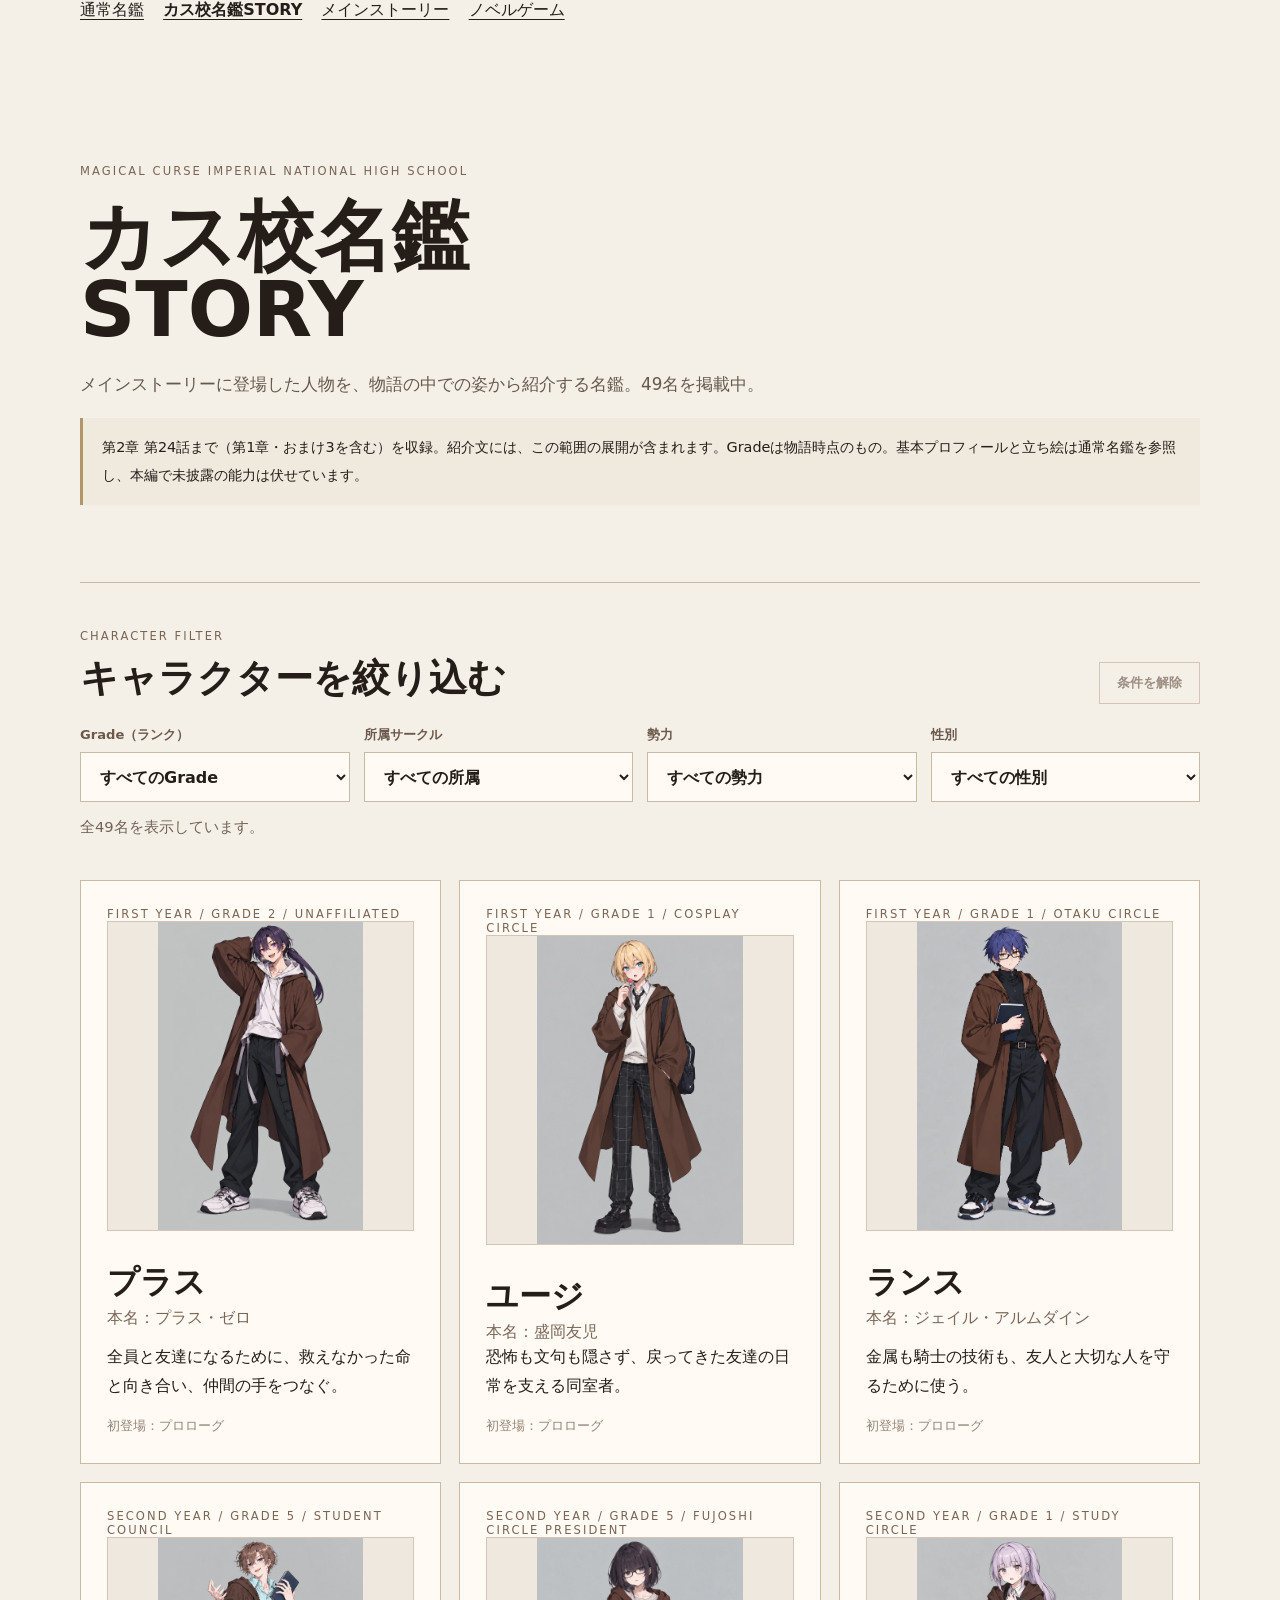
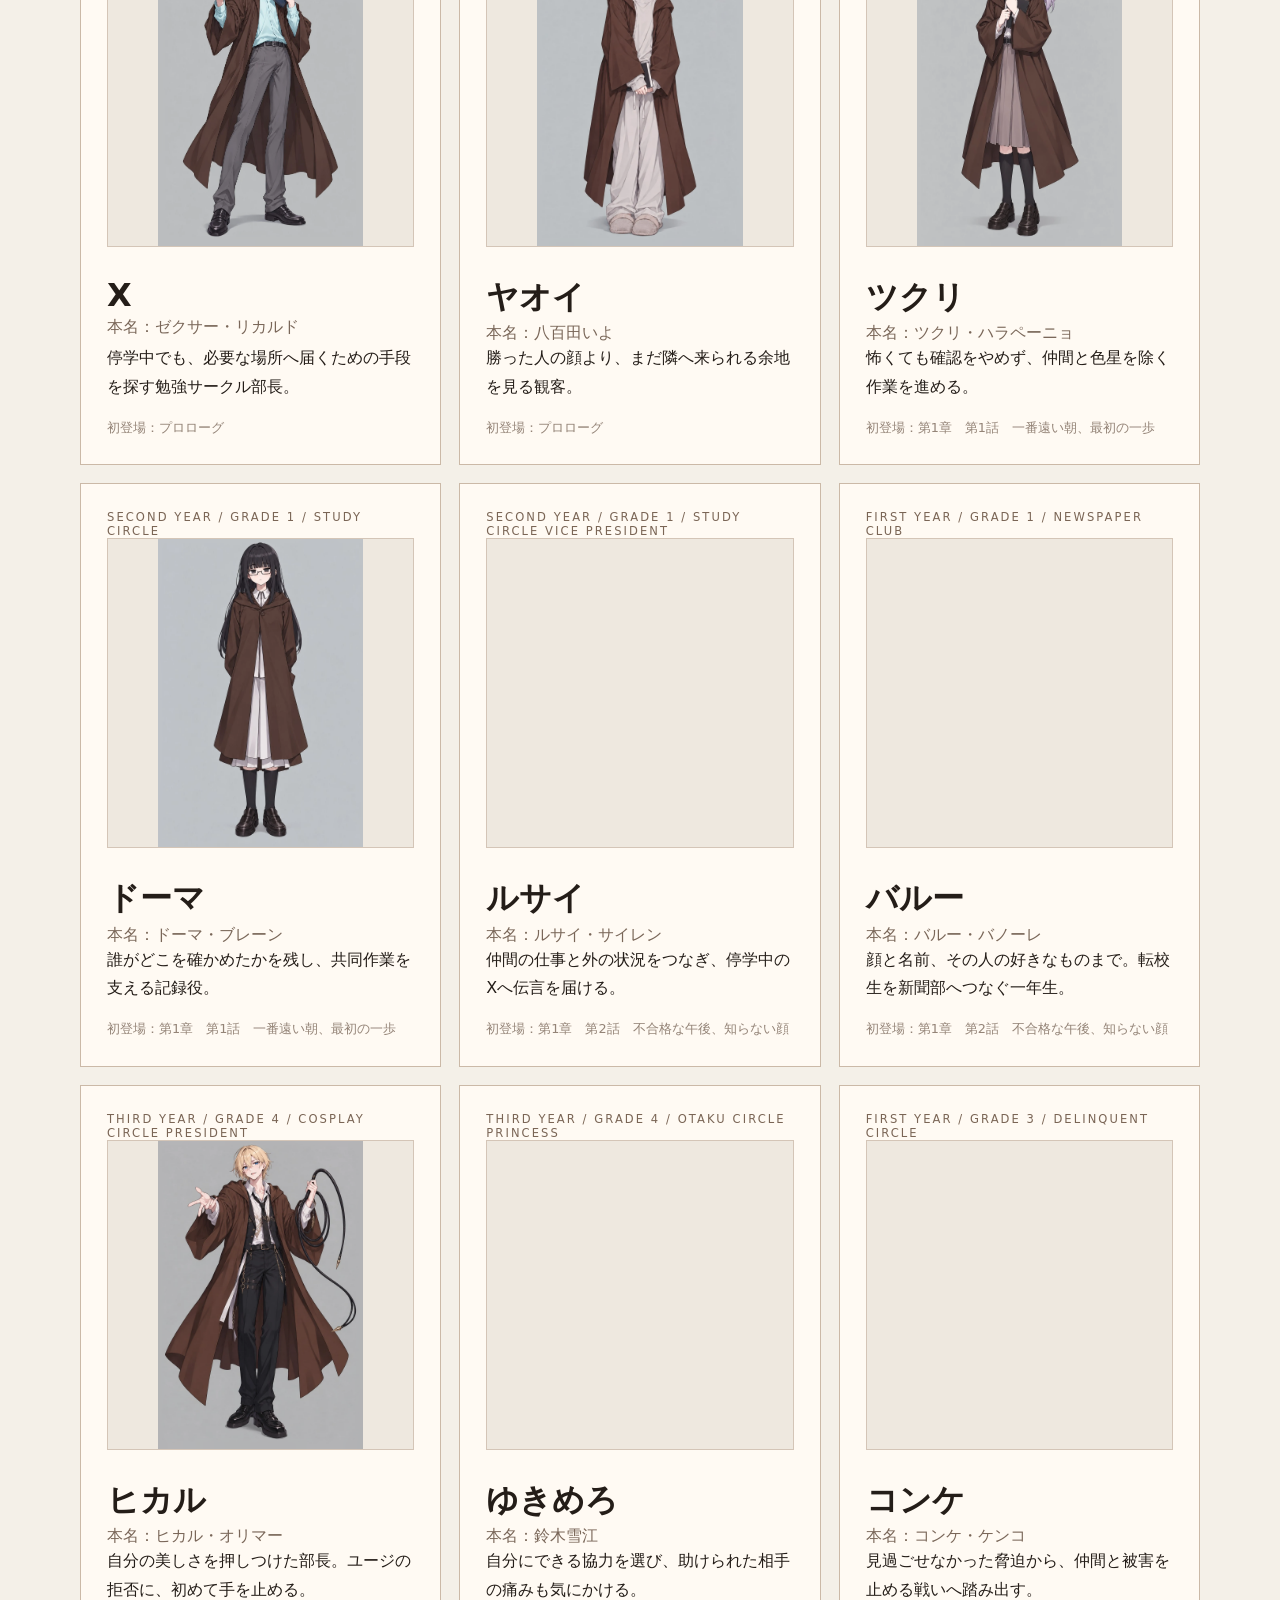
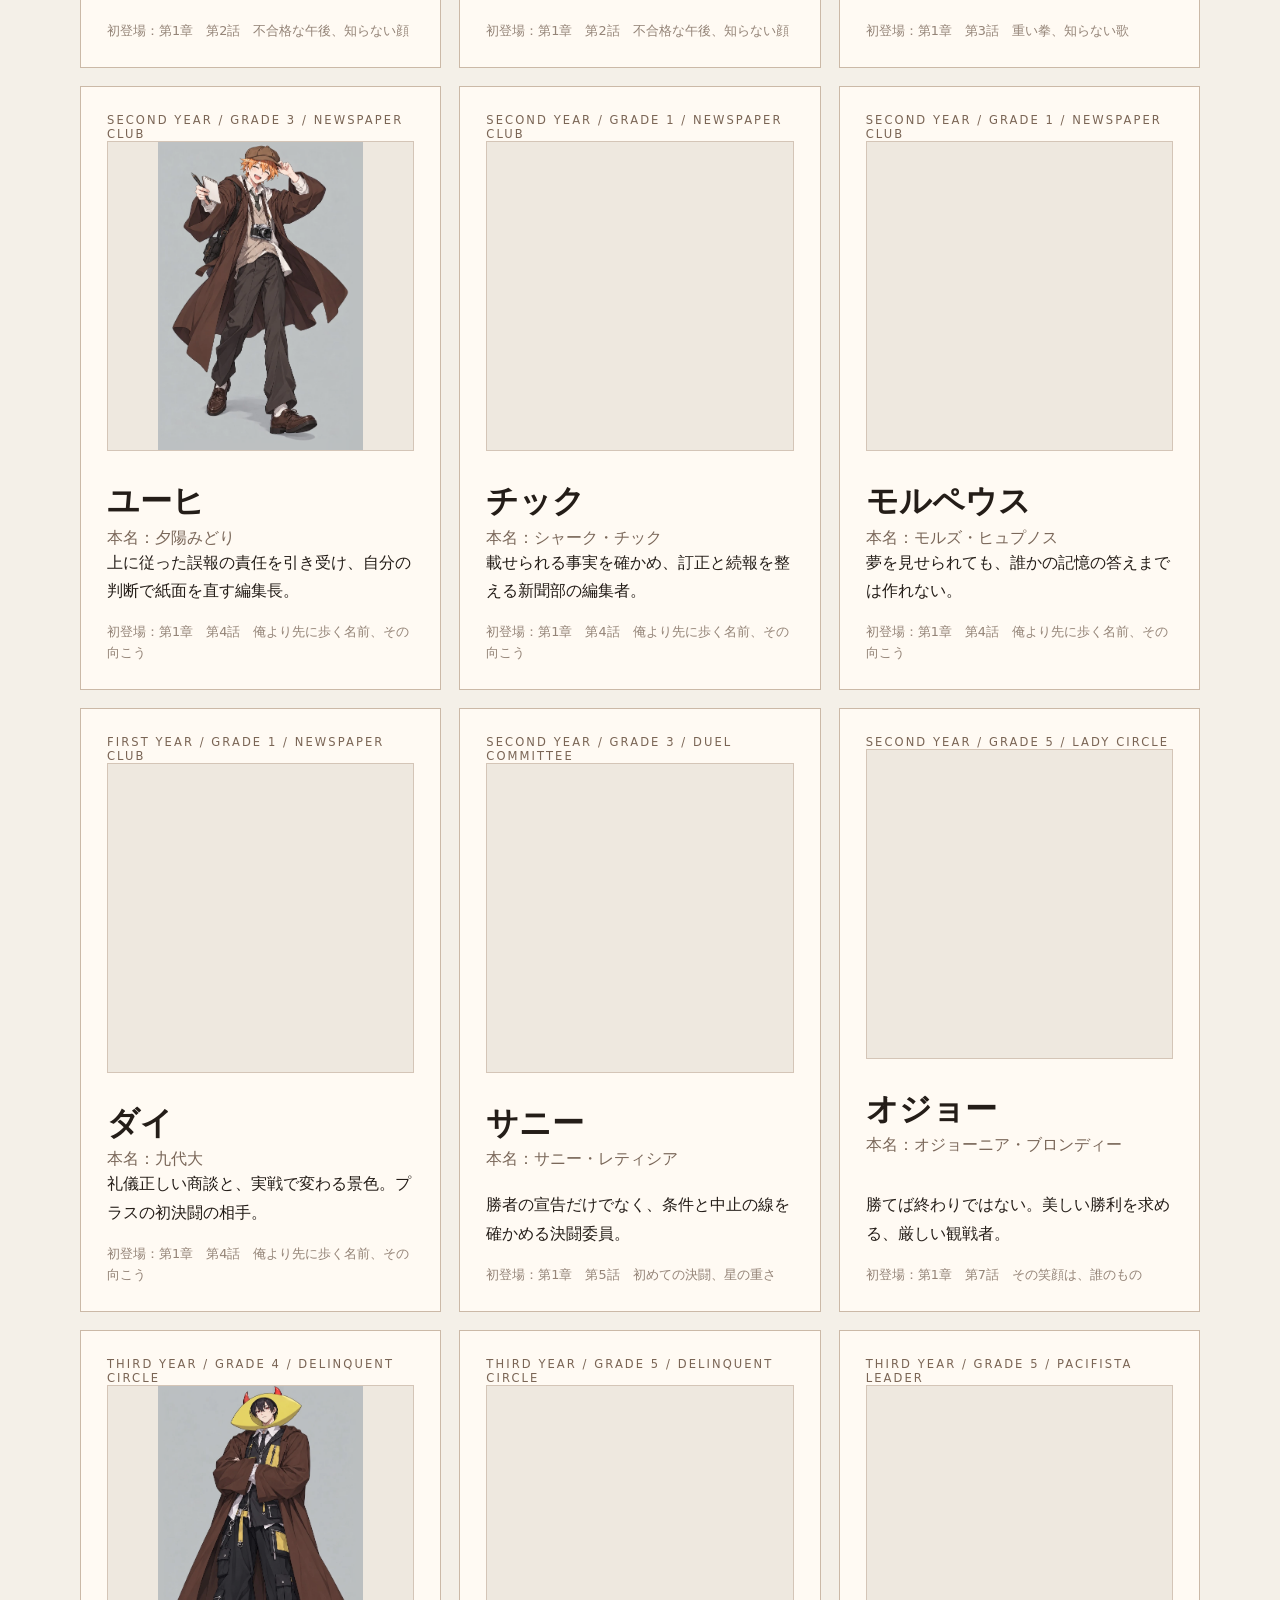
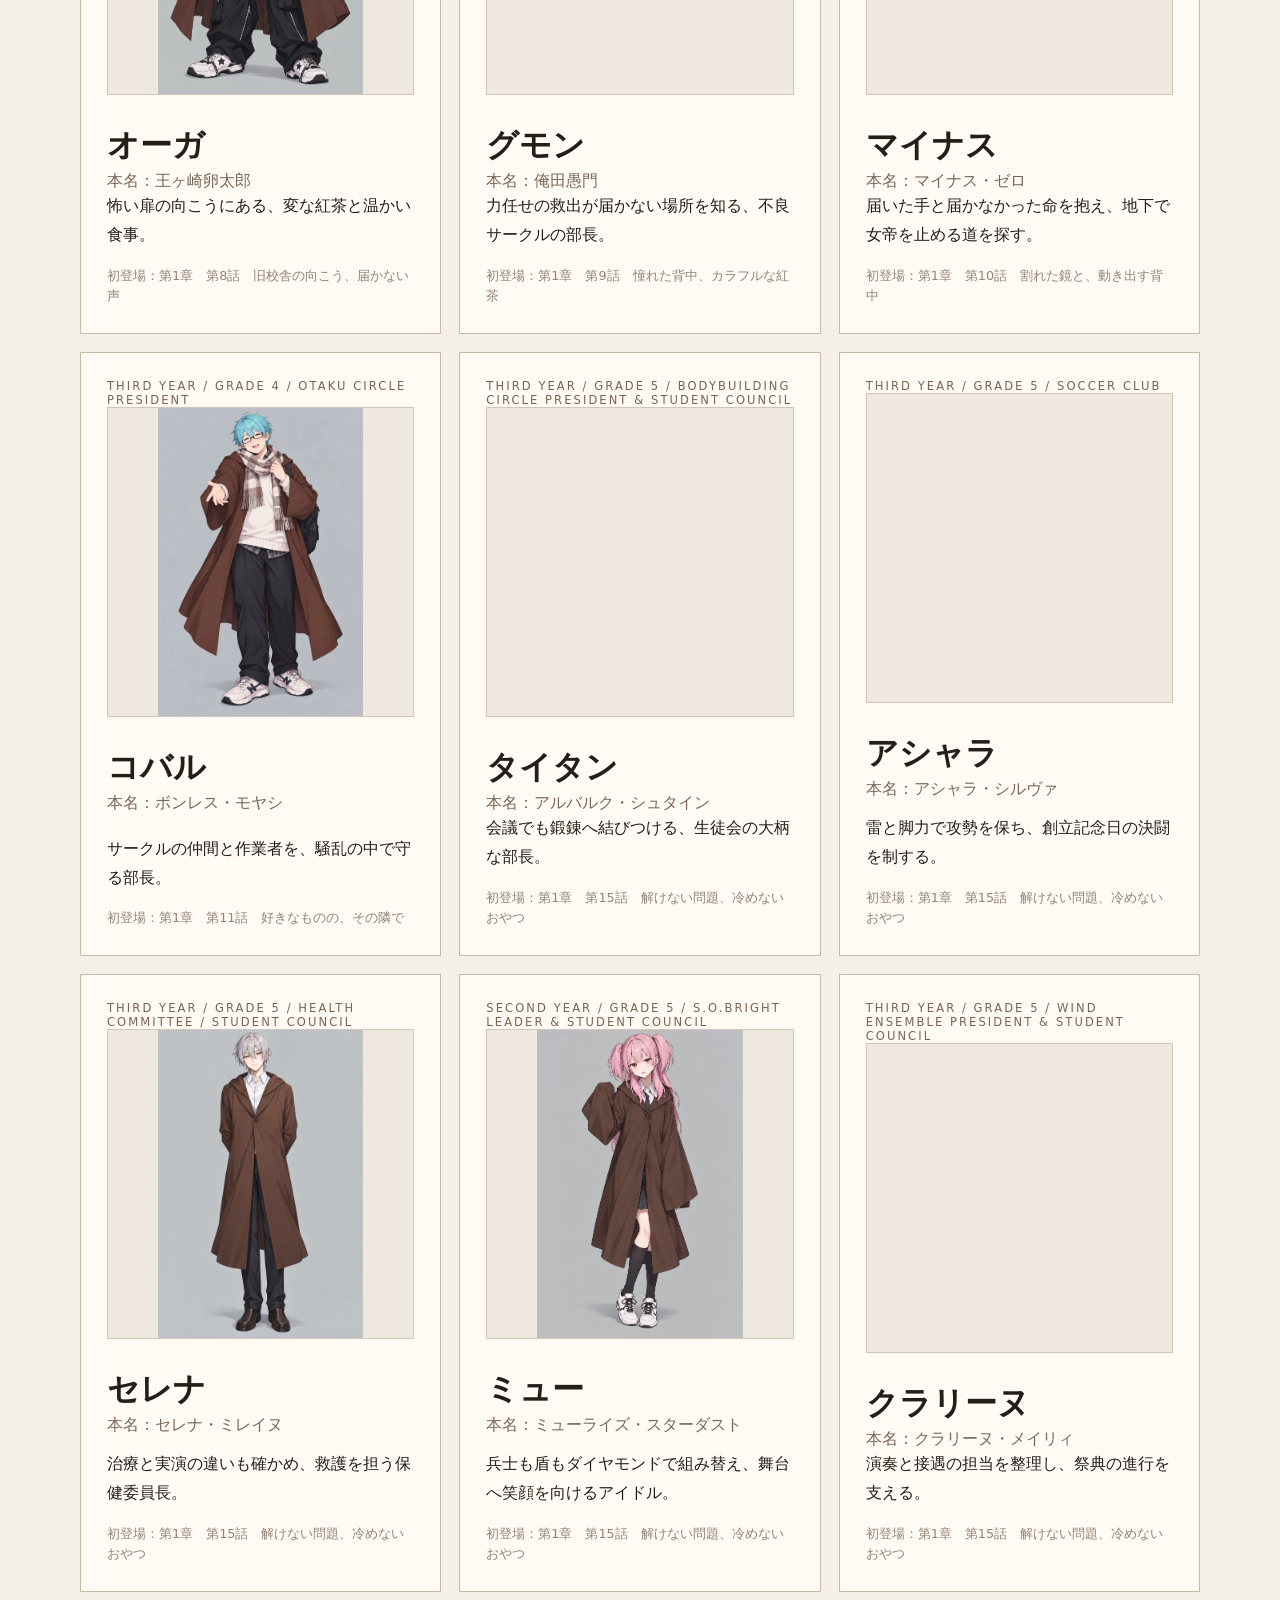
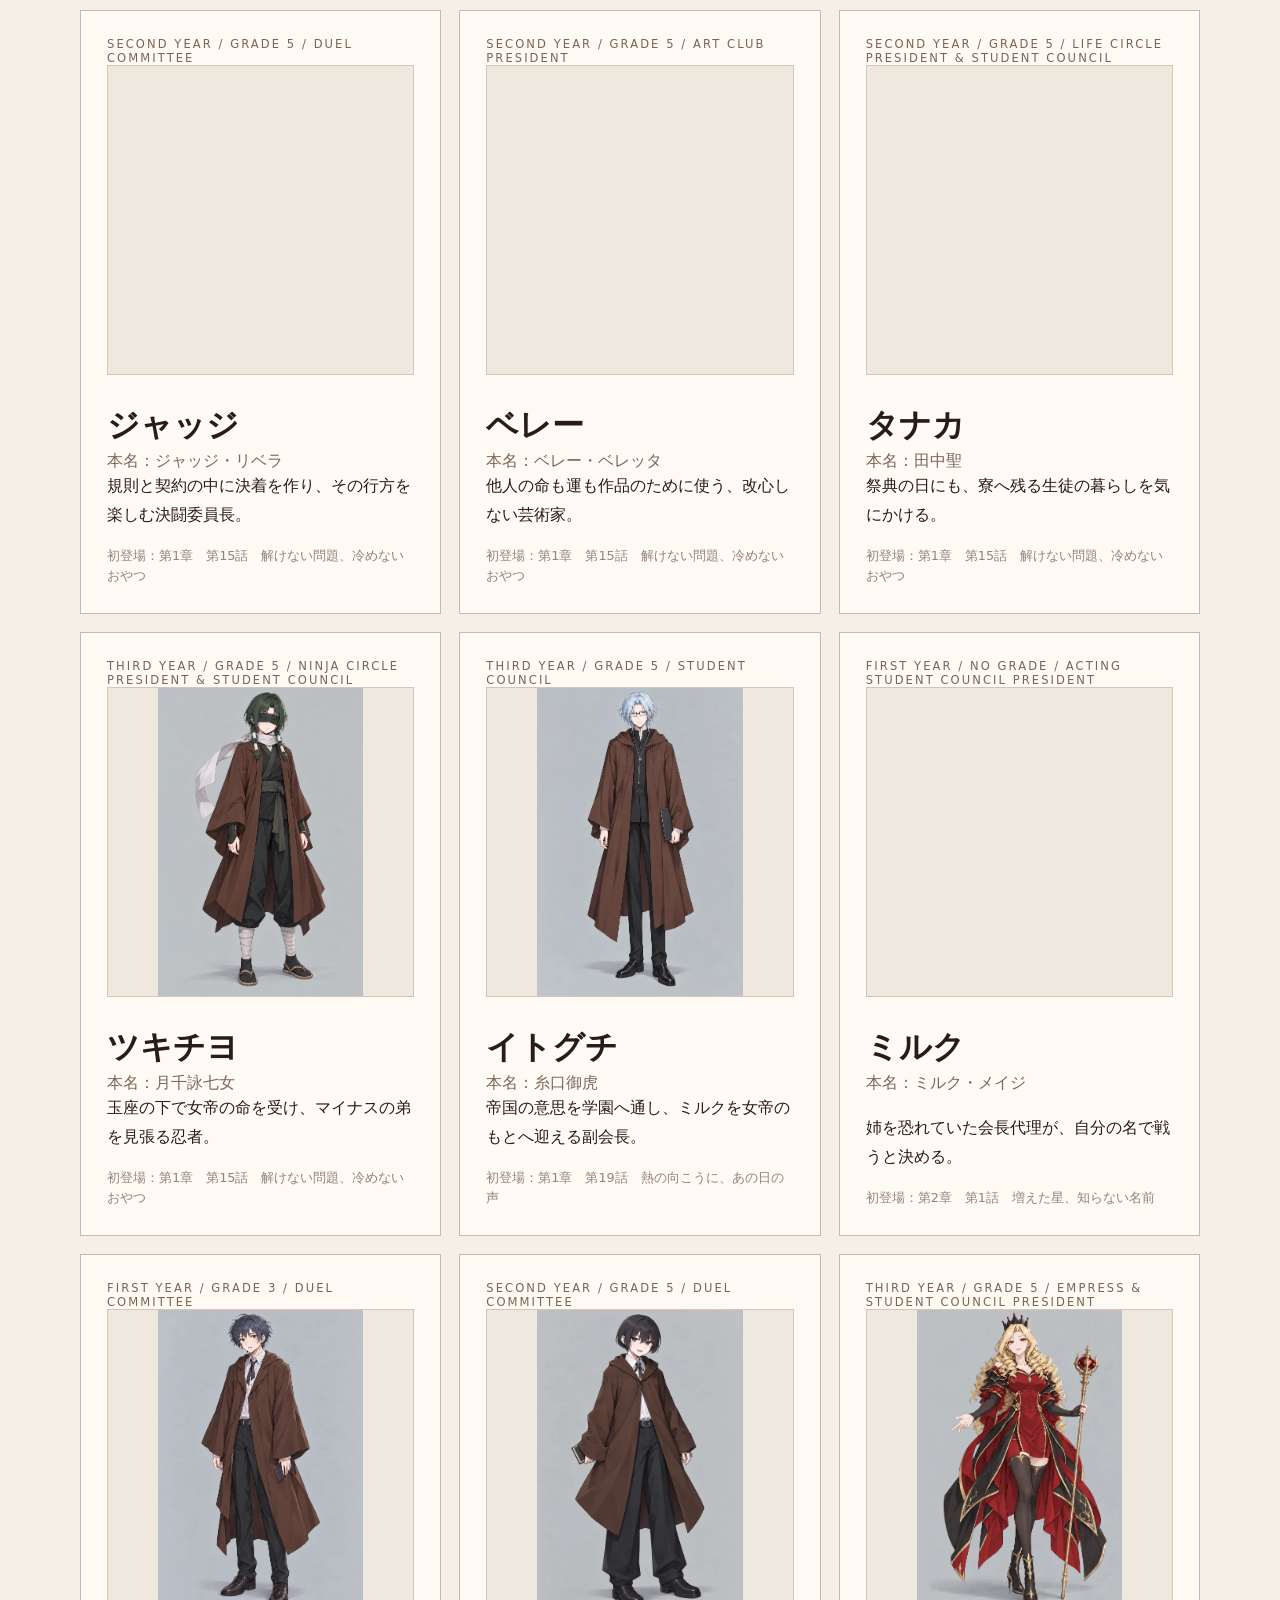
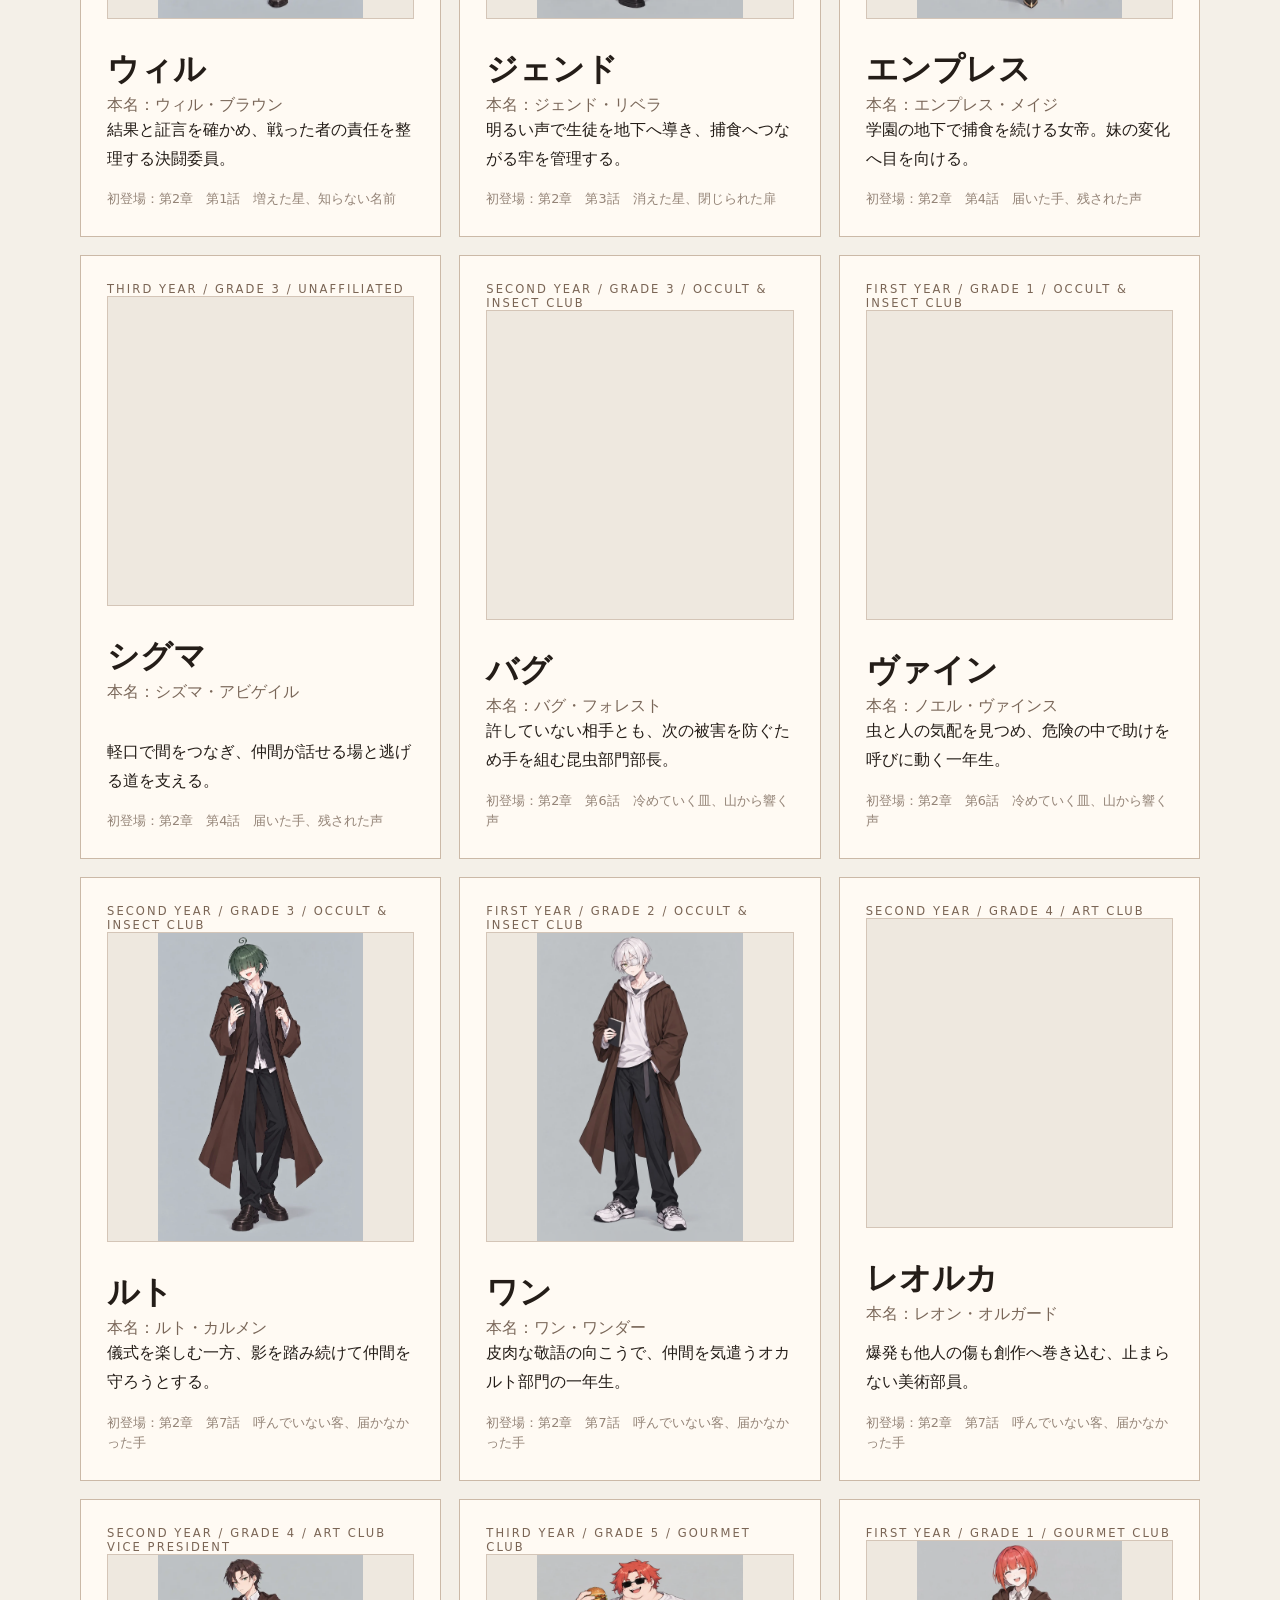
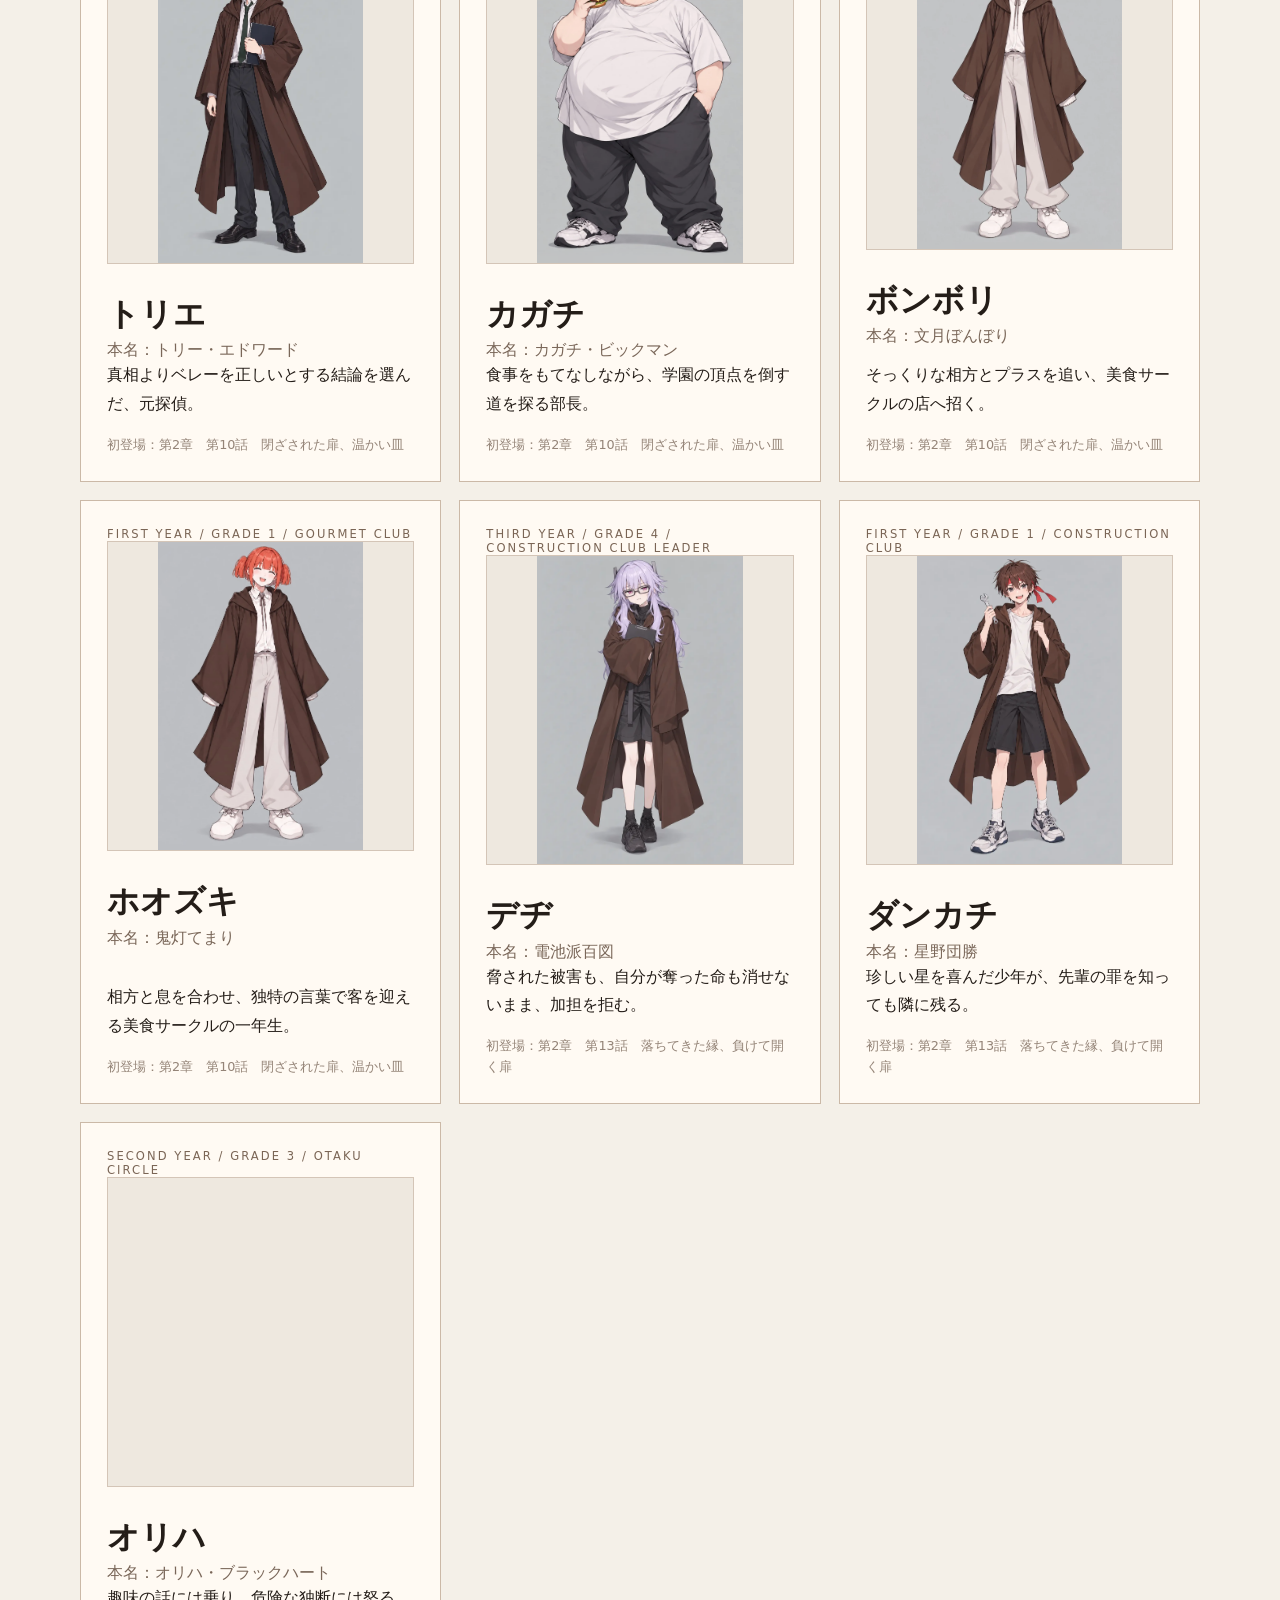
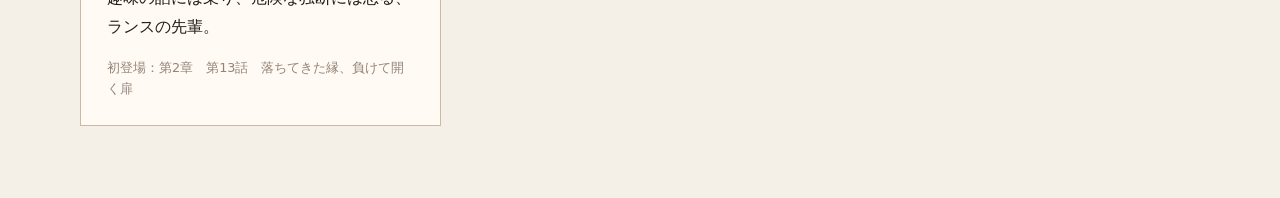
<file: story/index.html>
<!doctype html>
<html lang="ja">
<head>
  <meta charset="utf-8">
  <meta name="viewport" content="width=device-width,initial-scale=1">
  <meta name="description" content="メインストーリー登場済みキャラクターの物語専用名鑑。第2章24話まで。">
  <title>カス校名鑑STORY</title>
  <link rel="stylesheet" href="../styles.css?v=story-v1">
  <script src="../app.js?v=story-v1" defer></script>
</head>
<body data-page="home" data-catalog="story">
  <main class="home-shell">
    <nav class="catalog-nav" aria-label="名鑑の切り替え"><a href="../index.html">通常名鑑</a><a href="index.html" aria-current="page">カス校名鑑STORY</a><a href="https://ginghum.github.io/cursehighschool-/">メインストーリー</a><a href="https://ginghum.github.io/story/">ノベルゲーム</a></nav>
    <section class="hero">
      <p class="eyebrow">MAGICAL CURSE IMPERIAL NATIONAL HIGH SCHOOL</p>
      <h1>カス校名鑑<br>STORY</h1>
      <p class="lead">メインストーリーに登場した人物を、物語の中での姿から紹介する名鑑。<span id="character-count">キャラクターを読み込んでいます。</span></p>
    <p class="story-notice">第2章 第24話まで（第1章・おまけ3を含む）を収録。紹介文には、この範囲の展開が含まれます。Gradeは物語時点のもの。基本プロフィールと立ち絵は通常名鑑を参照し、本編で未披露の能力は伏せています。</p>
    </section>

    <section class="catalog-tools" aria-labelledby="filter-heading">
      <div class="filter-heading-row">
        <div>
          <p class="eyebrow">CHARACTER FILTER</p>
          <h2 id="filter-heading">キャラクターを絞り込む</h2>
        </div>
        <button id="reset-filters" class="reset-filters" type="button">条件を解除</button>
      </div>

      <div class="filter-grid">
        <label class="filter-field">
          <span>Grade（ランク）</span>
          <select id="grade-filter">
            <option value="">すべてのGrade</option>
          </select>
        </label>

        <label class="filter-field">
          <span>所属サークル</span>
          <select id="club-filter">
            <option value="">すべての所属</option>
          </select>
        </label>

        <label class="filter-field">
          <span>勢力</span>
          <select id="faction-filter">
            <option value="">すべての勢力</option>
            <option value="student-council">生徒会</option>
            <option value="anti-council">反生徒会</option>
            <option value="pacifist">平和主義者</option>
          </select>
        </label>
        <label class="filter-field">
          <span>性別</span>
          <select id="gender-filter">
            <option value="">すべての性別</option>
          </select>
        </label>
      </div>

      <p id="filter-result" class="filter-result" aria-live="polite"></p>
    </section>

    <section id="character-grid" class="character-grid" aria-label="キャラクター一覧" aria-live="polite">
      <p class="loading-message">キャラクターを読み込んでいます。</p>
    </section>
  </main>

  <button id="back-to-top" class="back-to-top" type="button" aria-label="ページの先頭へ戻る">
    <span aria-hidden="true">↑</span>
    <span>上へ戻る</span>
  </button>
</body>
</html>
</file>
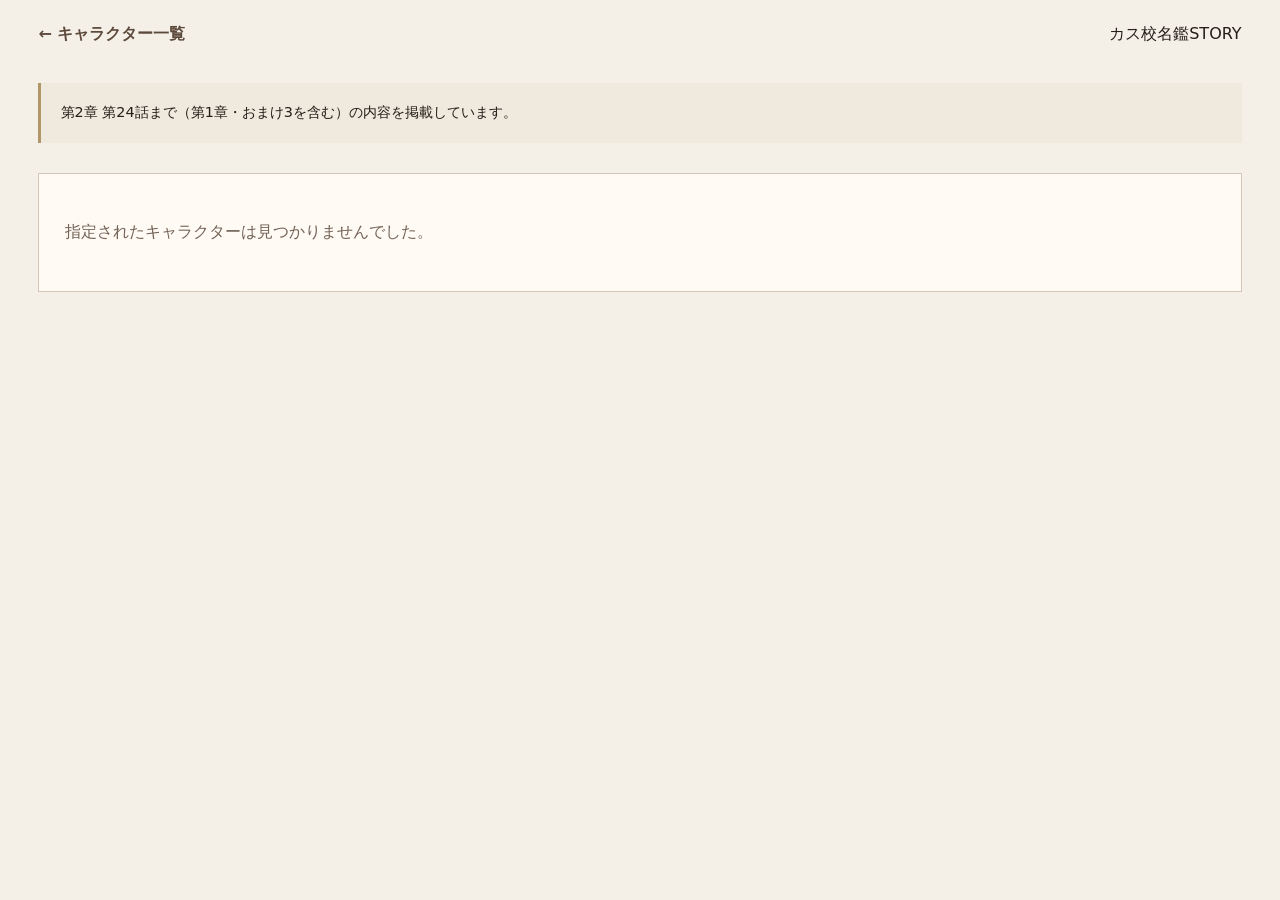
<file: story/character.html>
<!doctype html>
<html lang="ja">
<head>
  <meta charset="utf-8">
  <meta name="viewport" content="width=device-width,initial-scale=1">
  <meta name="description" content="カス校名鑑STORY">
  <title>キャラクター | カス校名鑑STORY</title>
  <link rel="stylesheet" href="../styles.css?v=story-v1">
  <script src="../app.js?v=story-v1" defer></script>
</head>
<body data-page="detail" data-catalog="story">
  <main class="page-shell">
    <nav class="topbar">
      <a class="back" href="index.html">← キャラクター一覧</a>
      <span>カス校名鑑STORY</span>
    </nav>

    <p class="story-notice">第2章 第24話まで（第1章・おまけ3を含む）の内容を掲載しています。</p>
    <div id="character-detail" aria-live="polite">
      <p class="loading-message">キャラクターを読み込んでいます。</p>
    </div>
  </main>
</body>
</html>
</file>
<file: styles.css>
*{box-sizing:border-box}
:root{--bg:#f4f0e8;--paper:#fffaf3;--paper-2:#eee8df;--ink:#241d18;--muted:#726257;--line:#d4c5b7;--line-dark:#c9b9a7;--brown:#6e4d37;--shadow:0 18px 42px rgba(59,45,34,.09)}
html{font-family:system-ui,-apple-system,BlinkMacSystemFont,"Segoe UI",sans-serif;background:var(--bg);color:var(--ink)}
body{margin:0}
a{color:inherit}
.home-shell{width:min(1120px,92vw);margin:auto}
.page-shell{width:min(1520px,94vw);margin:auto}
.hero{padding:11vh 0 7vh;border-bottom:1px solid var(--line-dark)}
.eyebrow,.card-kicker{letter-spacing:.18em;font-size:.72rem;color:#7a6555}
.hero h1{font-size:clamp(2.4rem,6vw,5.4rem);line-height:.95;margin:.3em 0}
.lead{font-size:1.05rem;line-height:1.9;color:#66584c}
.catalog-tools{padding:34px 0 0}
.filter-heading-row{display:flex;justify-content:space-between;align-items:flex-end;gap:20px;margin-bottom:22px}
.filter-heading-row h2{font-size:clamp(1.65rem,3vw,2.35rem);margin:.18em 0 0}
.filter-grid{display:grid;grid-template-columns:repeat(4,minmax(0,1fr));gap:14px}
.filter-field{display:flex;flex-direction:column;gap:8px;color:#6c594b;font-weight:700;font-size:.82rem}
.filter-field select{width:100%;min-height:50px;padding:0 42px 0 15px;border:1px solid var(--line-dark);border-radius:0;background:var(--paper);color:var(--ink);font:inherit;font-size:1rem;cursor:pointer}
.filter-field select:focus-visible,.reset-filters:focus-visible,.back-to-top:focus-visible,.character-change:focus-visible{outline:3px solid rgba(110,77,55,.28);outline-offset:3px}
.reset-filters{min-height:42px;padding:0 17px;border:1px solid var(--brown);background:transparent;color:var(--brown);font-weight:700;cursor:pointer}
.reset-filters:disabled{border-color:var(--line);color:#9c8d82;cursor:default}
.filter-result{min-height:1.5em;margin:16px 0 0;color:var(--muted);font-size:.92rem}
.character-grid{display:grid;grid-template-columns:repeat(3,1fr);gap:18px;padding:40px 0 72px}
.character-card{display:flex;flex-direction:column;min-height:300px;padding:26px;border:1px solid #cbb9a7;background:var(--paper);color:inherit;text-decoration:none;transition:.18s transform,.18s box-shadow}
.character-card:hover{transform:translateY(-4px);box-shadow:var(--shadow)}
.character-card img{width:100%;height:310px;object-fit:contain;object-position:center bottom;background:var(--paper-2);border:1px solid var(--line);margin-bottom:18px}
.character-card strong{font-size:2rem;margin:.35em 0 .1em}
.character-card>span:not(.card-kicker){color:#7a6759}
.character-card p{margin-top:auto;line-height:1.8}
.topbar{display:flex;justify-content:space-between;align-items:center;gap:18px;padding:24px 0}
.back{color:#5c493b;text-decoration:none;font-weight:700}
.character-head{display:grid;grid-template-columns:1.1fr .9fr;gap:40px;padding:46px 0}
.character-head h1{font-size:clamp(3.4rem,8vw,7rem);line-height:.9;margin:.12em 0}
.realname{color:#79695d;font-size:1.1rem}
.quote{font-size:1.28rem;line-height:1.75;border-left:4px solid var(--brown);padding-left:18px;margin-top:30px}
.character-change{display:inline-flex;align-items:center;justify-content:center;min-width:142px;min-height:48px;margin-top:10px;padding:0 24px;border:1px solid var(--brown);background:var(--brown);color:var(--paper);font-weight:800;letter-spacing:.14em;text-decoration:none;box-shadow:var(--shadow);transition:transform .18s,background .18s}
.character-change:hover{background:#563b2a;transform:translateY(-2px)}
.facts{display:grid;grid-template-columns:repeat(2,minmax(0,1fr));gap:12px;margin-top:24px}
.fact{background:var(--paper);border:1px solid var(--line);padding:14px 16px;min-height:88px}
.fact b{display:block;font-size:.72rem;color:#8a7463;margin-bottom:5px}
.fact-value{display:block}
.ability-cycle{transition:opacity .18s ease}
.ability-cycle.is-changing{opacity:0}
.bio{padding:20px 0 54px;line-height:1.95}
.bio p{margin:0 0 1.4em}
.gallery{padding:42px 0 96px;border-top:1px solid var(--line-dark)}
.gallery h2{font-size:2rem}
.image-grid{display:grid;grid-template-columns:minmax(320px,.9fr) minmax(460px,1.1fr);gap:34px;align-items:start}
.art-card{margin:0;width:100%;background:var(--paper);border:1px solid var(--line);padding:14px;box-shadow:var(--shadow)}
.art-card img{display:block;width:100%;height:auto;object-fit:contain;background:var(--paper-2)}
.art-card--portrait img{max-height:1320px}
.art-card--sketch img{max-height:1120px}
.art-card figcaption{padding:12px 4px 4px;color:#6d5c50}
.note{font-size:.85rem;color:#7d6c60}
.loading-message,.error-message,.not-found,.no-results{grid-column:1/-1;padding:44px 26px;border:1px solid var(--line);background:var(--paper);color:var(--muted);line-height:1.8}
.error-message{border-color:#b98f7a;color:#704735}
.not-found{margin:30px 0 80px}
.no-results{text-align:center;margin:0}
.back-to-top{position:fixed;right:max(18px,calc((100vw - 1120px)/2));bottom:22px;z-index:10;display:flex;align-items:center;gap:8px;min-height:48px;padding:0 17px;border:1px solid var(--brown);background:rgba(255,250,243,.96);color:var(--brown);font-weight:800;box-shadow:var(--shadow);opacity:0;visibility:hidden;transform:translateY(12px);pointer-events:none;transition:opacity .18s,transform .18s,visibility .18s;cursor:pointer}
.back-to-top.is-visible{opacity:1;visibility:visible;transform:translateY(0);pointer-events:auto}
.back-to-top span:first-child{font-size:1.2rem}
@media(max-width:900px){.filter-grid{grid-template-columns:1fr}.character-grid,.character-head,.image-grid{grid-template-columns:1fr}.character-card{min-height:210px}.art-card--portrait img,.art-card--sketch img{max-height:none}.facts{grid-template-columns:1fr 1fr}}
@media(max-width:520px){.filter-heading-row{align-items:flex-start;flex-direction:column}.reset-filters{width:100%}.topbar{align-items:flex-start;flex-direction:column}.facts{grid-template-columns:1fr}.character-card img{height:360px}.back-to-top{right:14px;bottom:14px}.back-to-top span:last-child{display:none}}
@media(prefers-reduced-motion:reduce){.character-card,.back-to-top,.ability-cycle,.character-change{transition:none}.character-card:hover,.character-change:hover{transform:none}}

/* STORY版：共通名鑑のレイアウトと画像を利用 */
.catalog-nav { display: flex; flex-wrap: wrap; gap: .65rem 1.2rem; margin-bottom: 2rem; }
.catalog-nav a, .story-appearances a { color: inherit; text-underline-offset: .25em; }
.catalog-nav [aria-current="page"] { font-weight: 700; }
.story-notice { font-size: .9rem; line-height: 1.9; padding: 1rem 1.2rem; border-left: 3px solid #b19768; background: rgba(177,151,104,.08); }
.story-first { font-size: .8rem; line-height: 1.6; opacity: .8; }
.story-appearances { margin-top: 2rem; }
.story-appearances ul { display: grid; gap: .65rem; padding-left: 1.3rem; }

/* A quiet, keyboard-accessible doorway on Plus's profile. */
.character-change--secret{opacity:.12;transition:opacity .18s}
.character-change--secret:hover,.character-change--secret:focus-visible{opacity:1}
</file>
